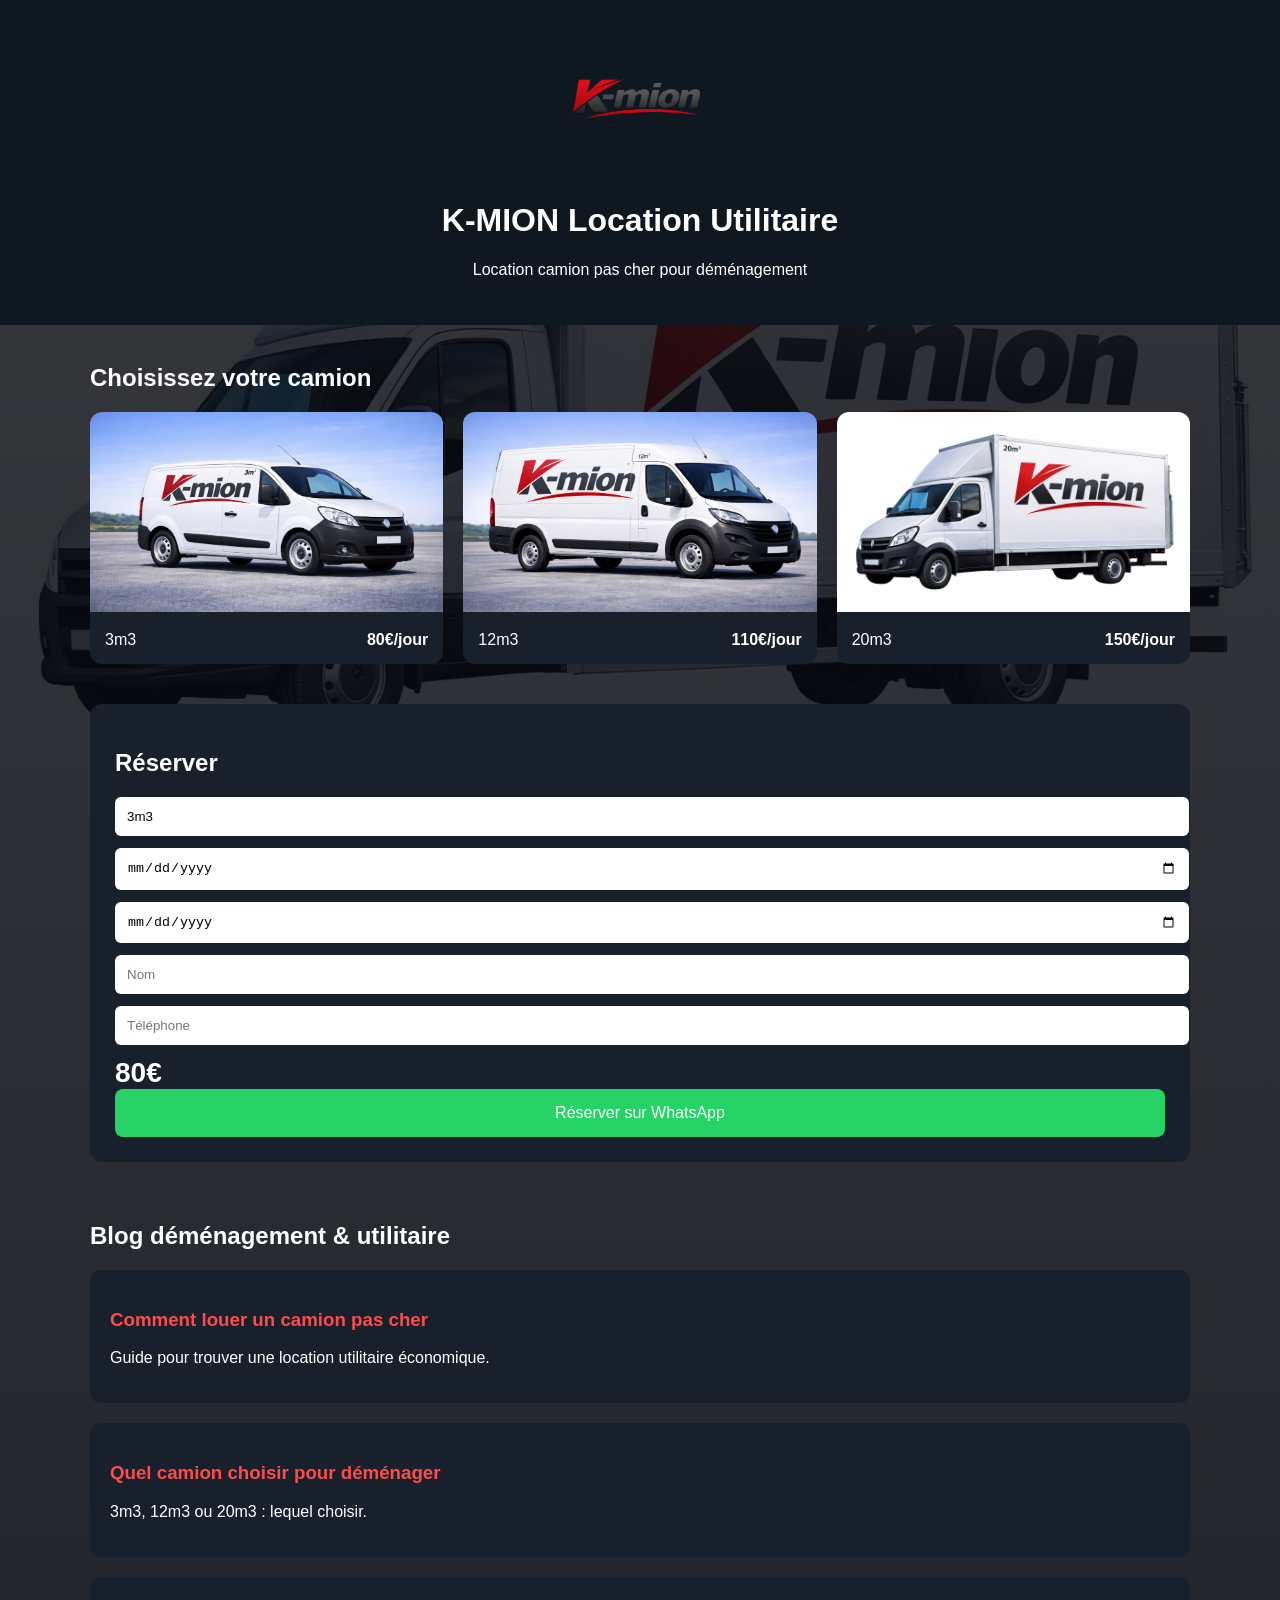
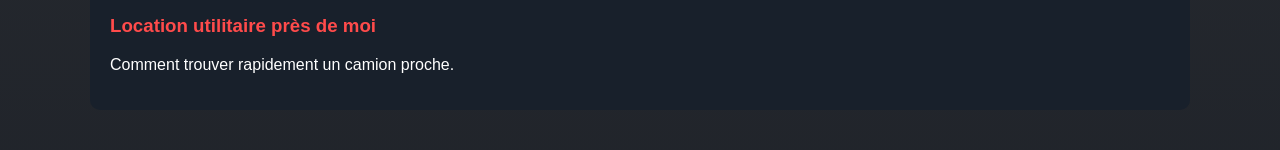
<file: index.html>
<!DOCTYPE html>
<html lang="fr">
<head>
<meta charset="UTF-8">
<meta name="viewport" content="width=device-width, initial-scale=1.0">
<title>Location camion pas cher | K-MION utilitaire</title>

<meta name="description" content="Location camion pas cher 3m3 12m3 20m3. Réservation rapide déménagement.">

<link rel="stylesheet" href="css/styles.css">
</head>

<body>

<header>
<img src="assets/logo.png" width="220">
<h1>K‑MION Location Utilitaire</h1>
<p>Location camion pas cher pour déménagement</p>
</header>

<div class="container">

<h2>Choisissez votre camion</h2>

<div class="fleet">

<div class="card" onclick="selectTruck('3m3',80)">
<img src="assets/truck-3m3.png">
<div class="card-body">
<span>3m3</span>
<strong>80€/jour</strong>
</div>
</div>

<div class="card" onclick="selectTruck('12m3',110)">
<img src="assets/truck-12m3.png">
<div class="card-body">
<span>12m3</span>
<strong>110€/jour</strong>
</div>
</div>

<div class="card" onclick="selectTruck('20m3',150)">
<img src="assets/truck-20m3.jpeg">
<div class="card-body">
<span>20m3</span>
<strong>150€/jour</strong>
</div>
</div>

</div>

<div class="form" id="booking">

<h2>Réserver</h2>

<input id="vehicle" value="3m3" readonly>

<input id="start" type="date" onchange="updatePrice()">
<input id="end" type="date" onchange="updatePrice()">

<input id="name" placeholder="Nom">
<input id="phone" placeholder="Téléphone">

<div class="price" id="price">80€</div>

<button onclick="sendWhats()">Réserver sur WhatsApp</button>

</div>

<div class="blog">

<h2>Blog déménagement & utilitaire</h2>

<div class="blog-card">
<a href="blog/location-camion-pas-cher.html">
<h3>Comment louer un camion pas cher</h3>
</a>
<p>Guide pour trouver une location utilitaire économique.</p>
</div>

<div class="blog-card">
<a href="blog/location-camion-demenagement.html">
<h3>Quel camion choisir pour déménager</h3>
</a>
<p>3m3, 12m3 ou 20m3 : lequel choisir.</p>
</div>

<div class="blog-card">
<a href="blog/location-utilitaire-pres-de-moi.html">
<h3>Location utilitaire près de moi</h3>
</a>
<p>Comment trouver rapidement un camion proche.</p>
</div>

</div>

</div>

<script src="js/script.js"></script>

</body>
</html>
</file>
<file: css/styles.css>
body{
font-family:Arial;
margin:0;
background:linear-gradient(rgba(6,8,13,.8),rgba(9,13,20,.9)),url('../assets/truck-20m3.jpeg') center/cover fixed;
color:white;
}
header{
padding:30px;
text-align:center;
background:#0f1720;
}
.container{
max-width:1100px;
margin:auto;
padding:20px;
}
.fleet{
display:grid;
grid-template-columns:repeat(auto-fit,minmax(260px,1fr));
gap:20px;
margin-top:20px;
}
.card{
background:#18202b;
border-radius:12px;
overflow:hidden;
cursor:pointer;
}
.card img{
width:100%;
height:200px;
object-fit:cover;
}
.card-body{
padding:15px;
display:flex;
justify-content:space-between;
}
.form{
margin-top:40px;
background:#18202b;
padding:25px;
border-radius:12px;
}
input,textarea{
width:100%;
padding:12px;
margin-bottom:12px;
border-radius:6px;
border:none;
}
button{
background:#25D366;
color:white;
border:none;
padding:15px;
border-radius:8px;
font-size:16px;
cursor:pointer;
width:100%;
}
.price{
font-size:28px;
font-weight:bold;
}
.blog{
margin-top:60px;
}
.blog-card{
background:#18202b;
padding:20px;
border-radius:10px;
margin-bottom:20px;
}
a{color:#ff4b4b;text-decoration:none}
</file>
